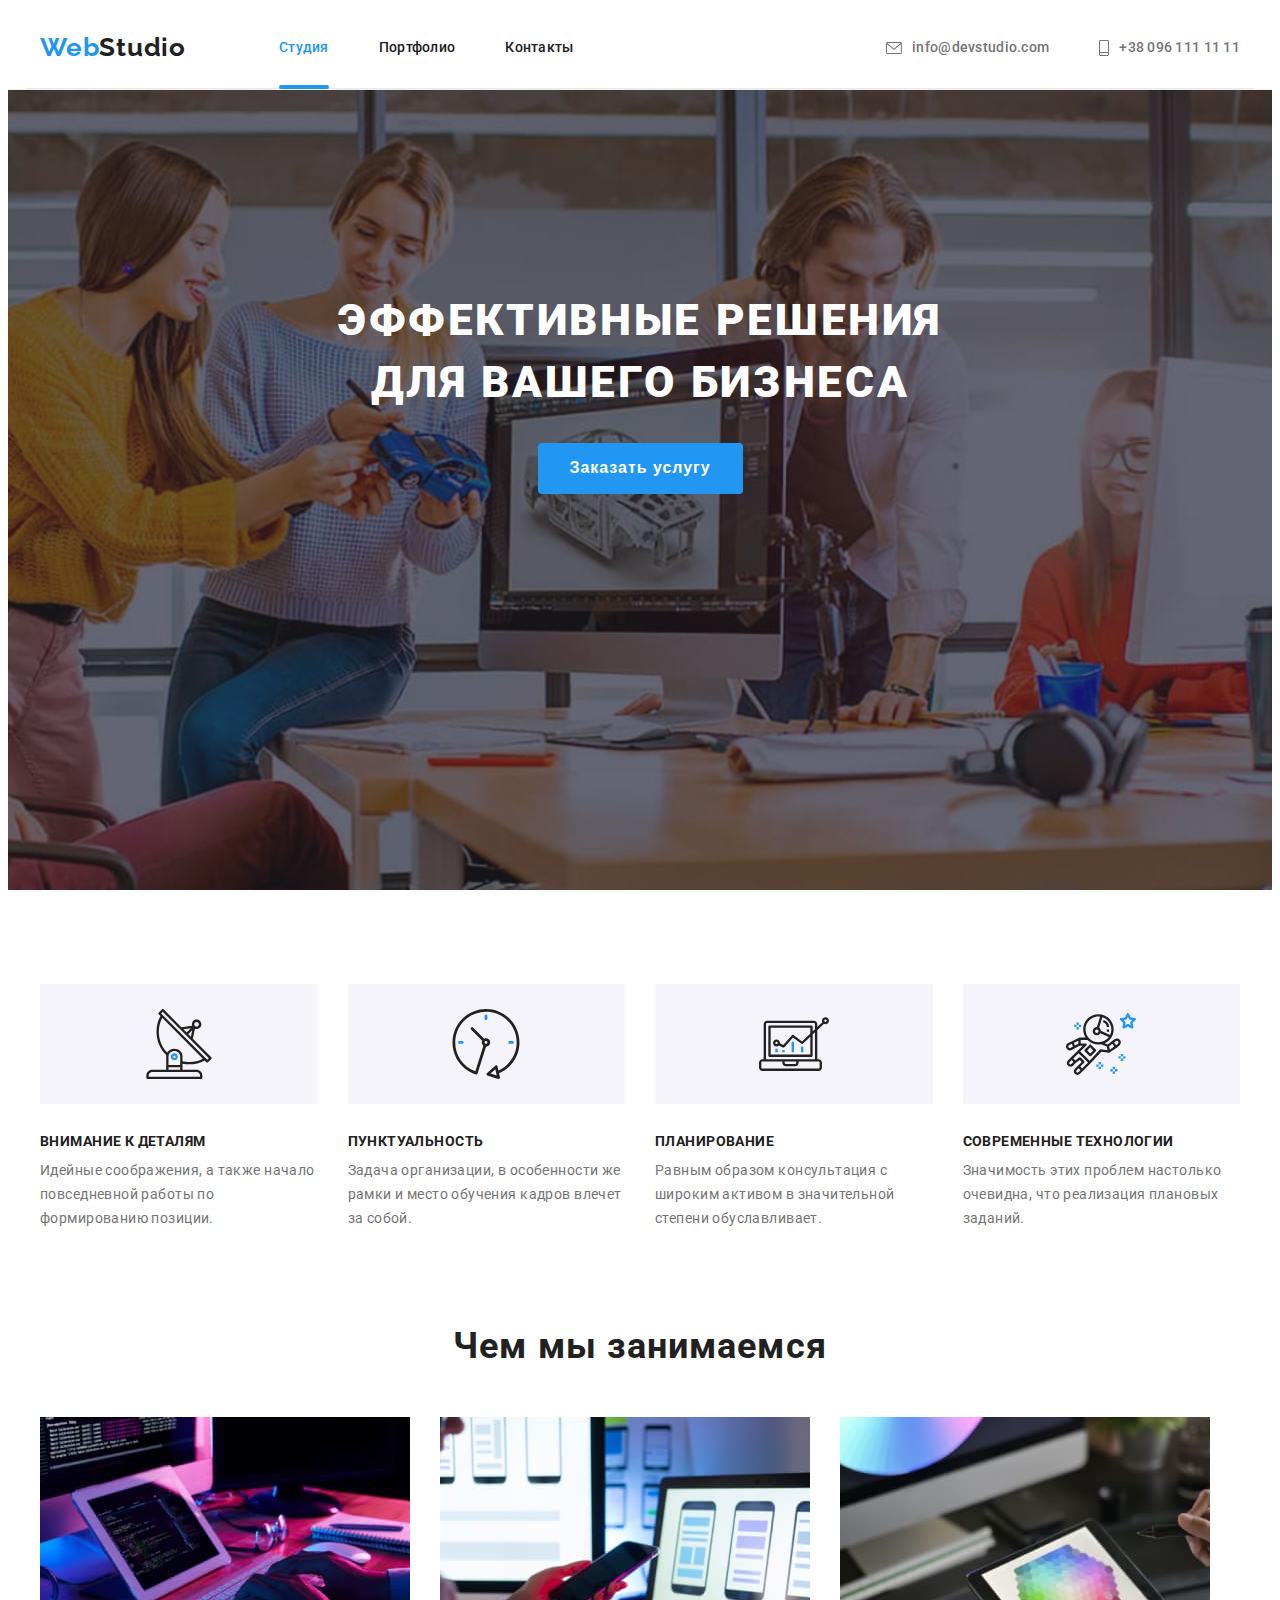
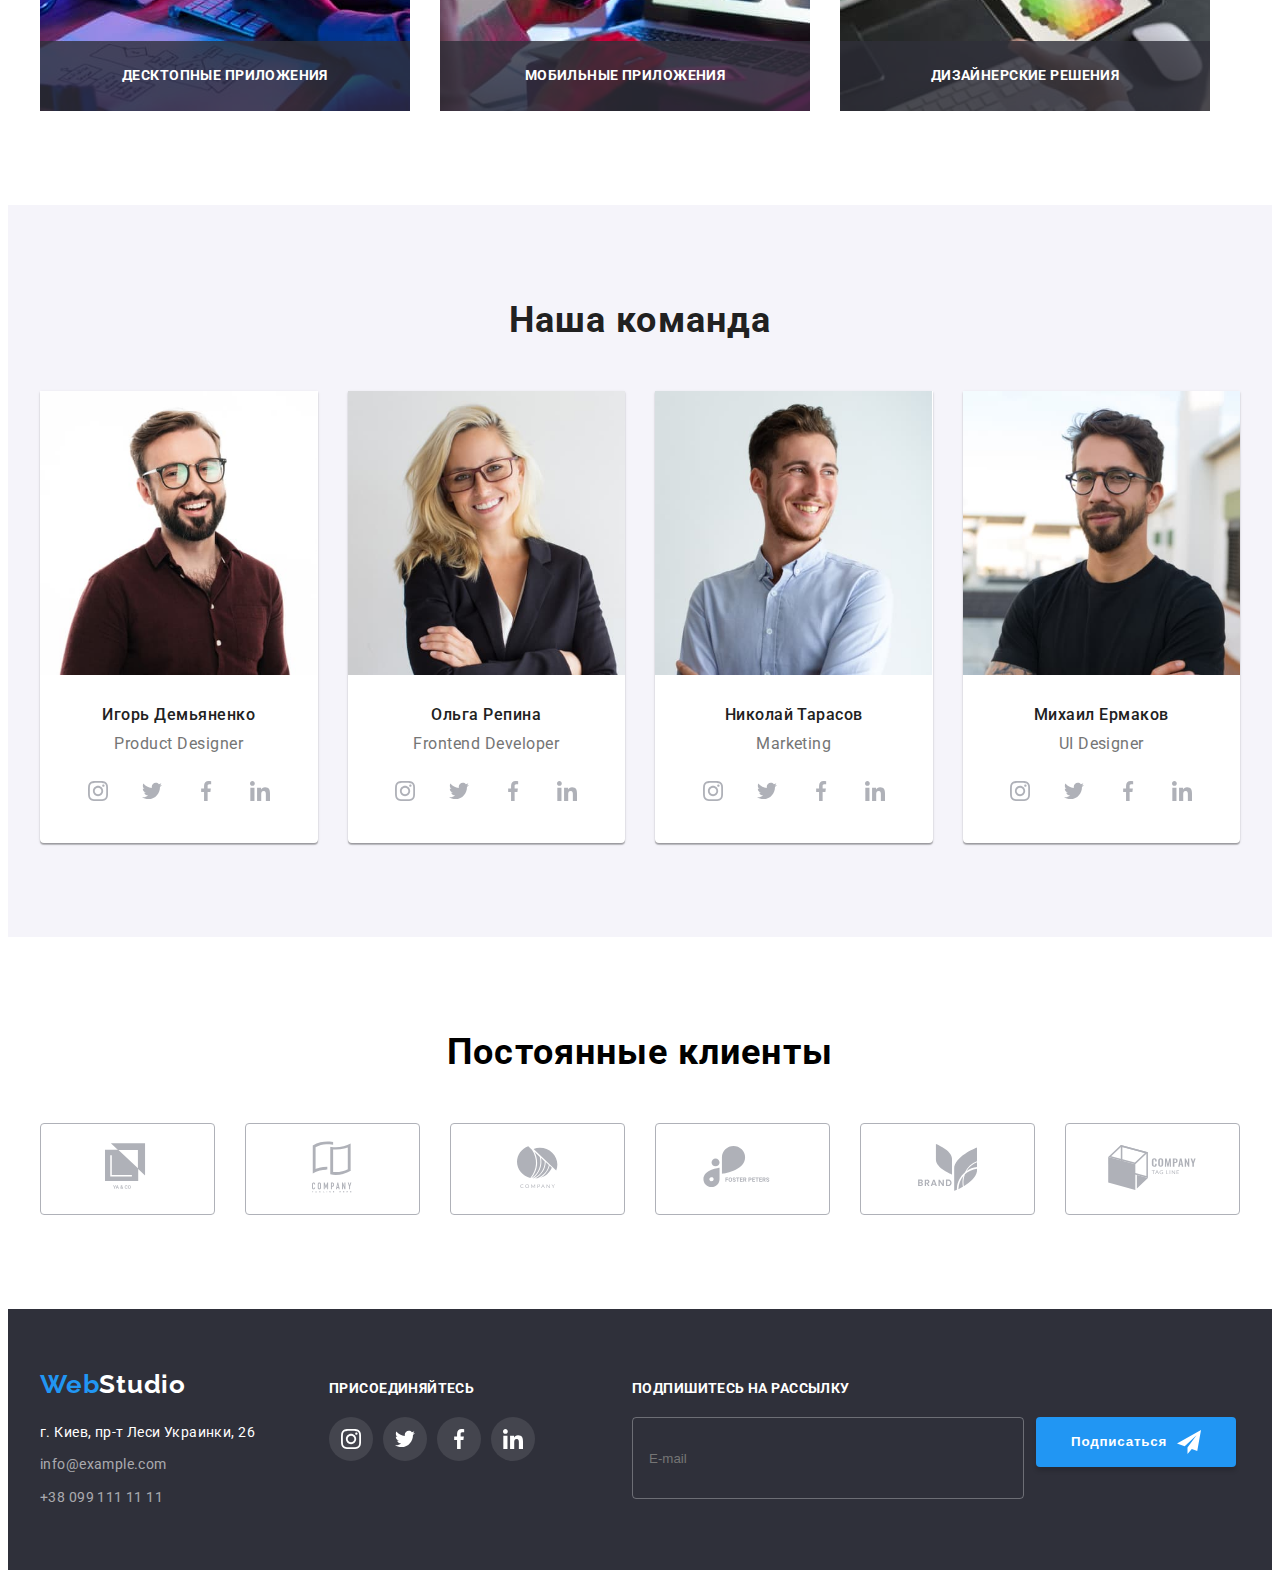
<file: index.html>
<!DOCTYPE html>
<html lang="ru">
<head>
    <meta charset="UTF-8">
    <meta name="viewport" content="width=device-width, initial-scale=1.0"/>
    <title>WebStudio</title>
    <link rel="stylesheet" href="https://cdnjs.cloudflare.com/ajax/libs/modern-normalize/1.0.0/modern-normalize.min.css"
      integrity="sha512-ISS7cAi1PEhQ8jnbJpJZMd29NlhNj4AWYyLOSp2CE/CsHxTCu+r+t0D2yoJudVrd0/8fTVPUVDzY5Tvli75u/g=="
      crossorigin="anonymous">
    <link rel="preconnect" href="https://fonts.gstatic.com">
    <link href="https://fonts.googleapis.com/css2?family=Raleway:wght@700&family=Roboto:wght@400;500;700;900&display=swap" rel="stylesheet">
    <link rel="stylesheet" href="./css/main.min.css">
</head>
<body>
    <header class="header">
        <div class="container header">
            <nav class="site-nav">
                <a href="#" class="site-nav__logo"><span class="site-nav__logo-initial">Web</span>Studio</a>
                <ul class="site-nav site-nav--list">
                    <li class="site-nav__item"><a href="#" class="site-nav__link site-nav__link--current">Студия</a></li>
                    <li class="site-nav__item"><a href="./portfolio.html" class="site-nav__link">Портфолио</a></li>
                    <li class="site-nav__item"><a href="#" class="site-nav__link">Контакты</a></li>
                </ul>
            </nav>
            <ul class="contacts">
                <li class="contacts__item">
                    <a href="mailto:info@devstudio.com" class="contacts__link">
                    <svg class="contacts__icon-envelop">
                        <use href="./images/webstudio-icon.svg#icon-envelope">
                        </use>
                    </svg>info@devstudio.com</a>
                </li>
                <li class="contacts__item">
                    <a href="tel:+380961111111" class="contacts__link">
                        <svg class="contacts__icon-smartphone">
                            <use href="./images/webstudio-icon.svg#icon-smartphone">
                            </use>
                        </svg>+38 096 111 11 11</a>
                    </li>
            </ul>
            <button type="button" class="menu__button-open js-open-menu">
                <svg 
                    width="40" 
                    height="40" 
                    aria-label="Переключатель мобильного меню">
                    <use class="icon-menu" href="./images/webstudio-icon.svg#icon-menu" ></use>
                </svg>
            </button>
        </div>
    </header>

    <main>
<!-- hero -->
    <section class="section-hero">
        <div class="container">
            <h1 class="section-hero__title">Эффективные решения <br /> для вашего бизнеса</h1>
            <button type="submit" class="btn" data-modal-open>Заказать услугу</button>
        </div>
    </section>

<!-- specialites -->
    <section class="specialites">
        <div class="container">
            <h2 class="visually-hidden">Особенности</h2>
            <ul class="specialites__list">
                <li class="specialites__item">
                    <div class="specialites__box">
                        <svg class="specialites__icon">
                        <use href="./images/webstudio-icon.svg#icon-antenna"></use>
                        </svg>
                    </div>
                    <h3 class="specialites__title">Внимание к деталям</h3>
                    <p class="specialites__text">Идейные соображения, а также
                            начало повседневной работы по
                            формированию позиции.
                    </p>
                </li>
                <li class="specialites__item">
                    <div class="specialites__box">
                        <svg class="specialites__icon">
                            <use href="./images/webstudio-icon.svg#icon-clock"></use>
                        </svg>
                    </div>
                    <h3 class="specialites__title">Пунктуальность</h3>
                    <p class="specialites__text">Задача организации, в особенности
                            же рамки и место обучения кадров
                            влечет за собой.
                    </p>
                </li>
                <li class="specialites__item">
                    <div class="specialites__box">
                        <svg class="specialites__icon">
                            <use href="./images/webstudio-icon.svg#icon-diagram"></use>
                        </svg>
                    </div>
                    <h3 class="specialites__title">Планирование</h3>
                    <p class="specialites__text">Равным образом консультация с
                            широким активом в значительной
                            степени обуславливает.
                    </p>
                </li>
                <li class="specialites__item">
                    <div class="specialites__box">
                        <svg class="specialites__icon">
                            <use href="./images/webstudio-icon.svg#icon-astronaut"></use>
                         </svg>
                    </div>
                    <h3 class="specialites__title">Современные технологии</h3>
                    <p class="specialites__text">Значимость этих проблем настолько
                            очевидна, что реализация плановых
                            заданий.
                    </p>
                </li>
            </ul>
        </div>
    </section>
<!--our work  -->
    <section class="work">
        <div class="container">       
            <h2 class="work__title">Чем мы занимаемся</h2>
            <ul class="work__list">
                <li class="work__item">
                    <a href="">
                        <div class="work__thumb">
                            <img srcset="./images/work/desktop@1x.jpg 1x,
                            ./images/work/desktop@2x.jpg 2x"
                            src="./images/work/desktop@1x.jpg" 
                            alt="Разработка приложений для ПК" width="370" height="294">
                            <p class="work__discrition">Десктопные приложения</p>
                        </div>
                    </a>
                </li>
                <li class="work__item">
                    <a href="">
                        <div class="work__thumb">
                            <img srcset="./images/work/mobileapp@1x.jpg 1x,
                            ./images/work/mobileapp@2x.jpg 2x"
                            src="./images/work/mobileapp@1x.jpg" 
                            alt="Разработка мобильных приложений" width="370" height="294">
                            <p class="work__discrition">Мобильные приложения</p>
                        </div>
                    </a>
                </li>
                <li class="work__item">
                    <a href="">
                        <div class="work__thumb">
                            <img srcset="./images/work/desin@1x.jpg 1x,
                            ./images/work/desin@2x.jpg 2x"
                            src="./images/work/desin@1x.jpg" 
                            alt="Дизайн" width="370" height="294">
                            <p class="work__discrition">Дизайнерские решения</p>
                        </div>
                    </a>
                </li>
            </ul>
        </div>
    </section>
<!-- our team -->
    <section class="team">
        <div class="container">
            <h2 class="team__title">Наша команда</h2>
            <ul class="team__list">
                <li class="team__item">
                    <img srcset="./images/igor/igor.jpg 1x,
                    ./images/igor/igor@2x.jpg 2x"
                    src="./images/igor/igor.jpg"
                    alt="Игорь Демьяненко">
                    <h3 class="team__name">Игорь Демьяненко</h3>
                    <p class="team__position">Product Designer</p>
                    <ul class="social">
                        <li class="social__item">
                            <a href="#" class="social__link">
                                <svg class="social__icon">
                                    <use href="./images/webstudio-icon.svg#icon-instagram"></use>
                                </svg>
                                <span class="visually-hidden">Instagrm</span>
                            </a>
                        </li>
                        <li class="social__item">
                            <a href="#" class="social__link">
                                <svg class="social__icon">
                                    <use href="./images/webstudio-icon.svg#icon-twitter"></use>
                                </svg>
                                <span class="visually-hidden">Twitter</span>
                            </a>
                        </li>
                        <li class="social__item">
                            <a href="#" class="social__link">
                                <svg class="social__icon">
                                    <use href="./images/webstudio-icon.svg#icon-facebook"></use>
                                </svg>
                                <span class="visually-hidden">Facebook</span>
                            </a>
                        </li>
                        <li class="social__item">
                            <a href="#" class="social__link">
                                <svg class="social__icon">
                                    <use href="./images/webstudio-icon.svg#icon-linkiden"></use>
                                </svg>
                                <span class="visually-hidden">Linkideen</span>
                            </a>
                        </li>
                    </ul>
                </li>
                <li class="team__item">
                    <img srcset="./images/olga/olga.jpg 1x,
                    ./images/olga/olga@2x.jpg 2x"
                    src="./images/olga/olga.jpg"
                    alt="Ольга Репина">
                    <h3 class="team__name">Ольга Репина</h3>
                    <p class="team__position">Frontend Developer</p>
                    <ul class="social">
                        <li class="social__item">
                            <a href="#" class="social__link">
                                <svg class="social__icon">
                                    <use href="./images/webstudio-icon.svg#icon-instagram"></use>
                                </svg>
                                <span class="visually-hidden">Instagrm</span>
                            </a>
                        </li>
                        <li class="social__item">
                            <a href="#" class="social__link">
                                <svg class="social__icon">
                                    <use href="./images/webstudio-icon.svg#icon-twitter"></use>
                                </svg>
                                <span class="visually-hidden">Twitter</span>
                            </a>
                        </li>
                        <li class="social__item">
                            <a href="#" class="social__link">
                                <svg class="social__icon">
                                    <use href="./images/webstudio-icon.svg#icon-facebook"></use>
                                </svg>
                                <span class="visually-hidden">Facebook</span>
                            </a>
                        </li>
                        <li class="social__item">
                            <a href="#" class="social__link">
                                <svg class="social__icon">
                                    <use href="./images/webstudio-icon.svg#icon-linkiden"></use>
                                </svg>
                                <span class="visually-hidden">Linkideen</span>
                            </a>
                        </li>
                    </ul>
                </li>
                <li class="team__item">
                    <img srcset="./images/nikolay/nikolay.jpg 1x,
                    ./images/nikolay/nikolay@2x.jpg 2x"
                    src="./images/nikolay/nikolay.jpg"
                    alt="Николай Тарасов">
                    <h3 class="team__name">Николай Тарасов</h3>
                    <p class="team__position">Marketing</p>
                    <ul class="social">
                        <li class="social__item">
                            <a href="#" class="social__link">
                                <svg class="social__icon">
                                    <use href="./images/webstudio-icon.svg#icon-instagram"></use>
                                </svg>
                                <span class="visually-hidden">Instagrm</span>
                            </a>
                        </li>
                        <li class="social__item">
                            <a href="#" class="social__link">
                                <svg class="social__icon">
                                    <use href="./images/webstudio-icon.svg#icon-twitter"></use>
                                </svg>
                                <span class="visually-hidden">Twitter</span>
                            </a>
                        </li>
                        <li class="social__item">
                            <a href="#" class="social__link">
                                <svg class="social__icon">
                                    <use href="./images/webstudio-icon.svg#icon-facebook"></use>
                                </svg>
                                <span class="visually-hidden">Facebook</span>
                            </a>
                        </li>
                        <li class="social__item">
                            <a href="#" class="social__link">
                                <svg class="social__icon">
                                    <use href="./images/webstudio-icon.svg#icon-linkiden"></use>
                                </svg>
                                <span class="visually-hidden">Linkideen</span>
                            </a>
                        </li>
                    </ul>
                </li>
                <li class="team__item">
                    <img srcset="./images/mikhail/mikhail.jpg 1x,
                    ./images/mikhail/mikhail@2x.jpg 2x"
                    src="./images/mikhail/mikhail.jpg"
                    alt="Михаил Ермаков">
                    <h3 class="team__name">Михаил Ермаков</h3>
                    <p class="team__position">UI Designer</p>
                    <ul class="social">
                        <li class="social__item">
                            <a href="#" class="social__link">
                                <svg class="social__icon">
                                    <use href="./images/webstudio-icon.svg#icon-instagram"></use>
                                </svg>
                                <span class="visually-hidden">Instagrm</span>
                            </a>
                        </li>
                        <li class="social__item">
                            <a href="#" class="social__link">
                                <svg class="social__icon">
                                    <use href="./images/webstudio-icon.svg#icon-twitter"></use>
                                </svg>
                                <span class="visually-hidden">Twitter</span>
                            </a>
                        </li>
                        <li class="social__item">
                            <a href="#" class="social__link">
                                <svg class="social__icon">
                                    <use href="./images/webstudio-icon.svg#icon-facebook"></use>
                                </svg>
                                <span class="visually-hidden">Facebook</span>
                            </a>
                        </li>
                        <li class="social__item">
                            <a href="#" class="social__link">
                                <svg class="social__icon">
                                    <use href="./images/webstudio-icon.svg#icon-linkiden"></use>
                                </svg>
                                <span class="visually-hidden">Linkideen</span>
                            </a>
                        </li>
                    </ul>
                </li>
            </ul>
        </div>
    </section>
<!-- regular customers -->
    <section class="customers">
        <div class="container">
            <h2 class="customers__title">Постоянные клиенты</h2>
            <ul class="customers__list">
                <li class="customers__item">
                    <a href="#" class="customers__link">
                        <div>
                            <svg class="customers__company1" width="44.27" height="49.23">
                            <use href="./images/webstudio-icon.svg#icon-company1"></use>
                            </svg>
                            <span class="visually-hidden">Company1</span>
                        </div>
                    </a>
                </li>
                <li class="customers__item">
                    <a href="#" class="customers__link">
                        <div>
                            <svg class="customers__company2" width="40" height="52">
                                <use href="./images/webstudio-icon.svg#icon-company2"></use>
                            </svg>
                            <span class="visually-hidden">Company2</span>
                        </div>
                    </a>
                </li>
                <li class="customers__item">
                    <a href="#" class="customers__link">
                        <div>
                            <svg class="customers__company3" width="41" height="42.6">
                                <use href="./images/webstudio-icon.svg#icon-company3"></use>
                            </svg>
                            <span class="visually-hidden">Company3</span>
                        </div>
                    </a>
                </li>
                <li class="customers__item">
                    <a href="#" class="customers__link">
                        <div>
                            <svg class="customers__company4" width="79.66" height="42.02">
                                <use href="./images/webstudio-icon.svg#icon-company4"></use>
                            </svg>
                            <span class="visually-hidden">Company4</span>
                        </div>
                    </a>
                </li>
                <li class="customers__item">
                    <a href="#" class="customers__link">
                        <div>
                            <svg class="customers__company5" width="59" height="47">
                                <use href="./images/webstudio-icon.svg#icon-company5"></use>
                            </svg>
                            <span class="visually-hidden">Company5</span>
                        </div>
                    </a>
                </li>
                <li class="customers__item">
                    <a href="#" class="customers__link">
                        <div>
                            <svg class="customers__company6" width="88.48" height="45.44">
                                <use href="./images/webstudio-icon.svg#icon-company6"></use>
                            </svg>
                            <span class="visually-hidden">Company6</span>
                        </div>
                    </a>
                </li>
            </ul>
        </div>
    </section>
  
    </main>
    <footer class="footer">
        <div class="container">
            <div class="footer-address">
                <a href="#" class="footer-address__logo"><span class="footer-address__logo-initial">Web</span><span class="footer-address__logo-second">Studio</span></a>
                <address class="address">
                    <a href="#" class="address__contac">г. Киев, пр-т Леси Украинки, 26</a>
                    <a href="mailto:info@example.com" class="address__connection">info@example.com</a>
                    <a href="tel:+380991111111" class="address__connection">+38 099 111 11 11</a>
                </address>
            </div>
            <div class="footer-link">
                <h3 class="footer-link__title">Присоединяйтесь</h3>
                <ul class="footer-link__list">
                    <li class="footer-link__item">
                        <a href="" class="footer-link__ref">
                            <svg class="footer-link__icon">
                                <use href="./images/webstudio-icon.svg#icon-instagram"></use>
                            </svg>
                            <span class="visually-hidden">Instagrm</span>
                        </a>
                    </li>
                    <li class="footer-link__item">
                        <a href="" class="footer-link__ref">
                            <svg class="footer-link__icon">
                                <use href="./images/webstudio-icon.svg#icon-twitter"></use>
                            </svg>
                            <span class="visually-hidden">Twitter</span>
                        </a>
                    </li>
                    <li class="footer-link__item">
                        <a href="" class="footer-link__ref">
                            <svg class="footer-link__icon">
                                <use href="./images/webstudio-icon.svg#icon-facebook"></use>
                            </svg>
                            <span class="visually-hidden">Facebook</span>
                        </a>
                    </li>
                    <li class="footer-link__item">
                        <a href="" class="footer-link__ref">
                            <svg class="footer-link__icon">
                                <use href="./images/webstudio-icon.svg#icon-linkiden"></use>
                            </svg>
                            <span class="visually-hidden">Linkideen</span>
                        </a>
                    </li>
                </ul>
            </div>
            <div class="footer-invite">
                <h3 class="footer-invite__title">Подпишитесь на рассылку</h3>
               <form class="footer-invite__form">
                   <label for="mail" class="footer-invite__label">
                        <input type="email" name="mail" id="mail" placeholder="E-mail" class="footer-invite__mail">
                    </label>
                   <button type="submit" class="footer-invite__btn">Подписаться 
                       <svg width="24" height="24" class="footer-invite__icon">
                           <use href="./images/webstudio-icon.svg#icon-send"></use>
                       </svg>
                   </button>
               </form> 
            </div>
        </div>
    </footer>

    <!-- modal window -->
    <div class="backdrop backdrop--hidden" data-modal>
        <div class="modal">
            <button class="modal__btn" data-modal-close>
                <svg width="11" height="11">
                    <use href="./images/webstudio-icon.svg#icon-close"></use>
                </svg>
            </button>
            <form class="form">
                <p class="form__title">Оставьте свои данные, мы вам перезвоним</p>
                <div class="form__field">
                    <label for="name" class="form__label">Имя</label>
                    <div class="form__wrapper">
                        <input type="name" name="name" id="name" class="form__input">
                        <svg width="18" height="18" class="form__icon">
                            <use href="./images/webstudio-icon.svg#icon-person"></use>
                        </svg>
                    </div>
                </div>

                <div class="form__field">
                    <label for="phone" class="form__label">Телефон</label>
                    <div class="form__wrapper">
                        <input type="phone" name="phone" id="phone" class="form__input">
                        <svg width="18" height="18" class="form__icon">
                        <use href="./images/webstudio-icon.svg#icon-phone"></use>
                        </svg>
                    </div>
                </div>

                <div class="form__field">
                    <label for="email" class="form__label">Почта</label>
                    <div class="form__wrapper">
                        <input type="email" name="email" id="email" class="form__input">
                        <svg width="18" height="18" class="form__icon">
                        <use href="./images/webstudio-icon.svg#icon-email"></use>
                        </svg>
                    </div>
                </div>

                <div class="form__field">
                    <label for="comment" class="form__label">Комментарий</label>
                    <textarea
                        class="form__textarea" name="comment" id="comment" placeholder="Введите текст"></textarea>
                </div>
                <div class="checkbox">
                    <label for="checkbox" class="checkbox__label">
                        <input class="checkbox__status visually-hidden" type="checkbox" name="checkbox" id="checkbox">
                        <svg width="16" height="15" class="checkbox__icon">
                        <use href="./images/webstudio-icon.svg#icon-check" class="checkbox__use"></use>
                        </svg>
                        <span class="checkbox__text">Соглашаюсь с рассылкой и принимаю</span>&nbsp;<a href="" class="checkbox__link">Условия договора</a>
                    </label>
                    <button type="submit" class="checkbox-btn">Отправить</button>
                </div>
            </form>
        </div>
    </div>
    <!-- mobile-menu -->
    <div class="menu-container js-menu-container">
        <button type="button" class="menu__button-close js-close-menu">
            <svg width="40" height="40" aria-label="Переключатель мобильного меню">
                <use class="icon-cross" href="./images/webstudio-icon.svg#icon-cross"></use>
            </svg>
        </button>
        <!-- <div class="mobile-menu">
            <a href="#" class="mobile-menu__logo"><span class="mobile-menu__logo-initial">Web</span>Studio</a>
        </div> -->
        <ul class="mobile-site-nav">
            <li class="mobile-site-nav__item">
                <a href="#" class="mobile-site-nav__link--current">Студия</a>
            </li>
            <li class="mobile-site-nav__item">
                <a href="./portfolio.html" class="mobile-site-nav__link">Портфолио</a>
            </li>
            <li class="mobile-site-nav__item">
                <a href="#" class="mobile-site-nav__link">Контакты</a>
            </li>
        </ul>
        <ul class="mobile-contacts">
            <li class="mobile-contacts__item">
                <a href="tel:+380961111111" class="mobile-contacts__link--tel">
                    +38 096 111 11 11
                </a>
            </li>
            <li class="mobile-contacts__item">
                <a href="mailto:info@devstudio.com" class="mobile-contacts__link">
                    info@devstudio.com
                </a>
            </li>
        </ul>
        <ul class="mobile-social">
            <li class="mobile-social__item">
                <a class="mobile-social__link mobile-contacts__link--line">
                    Instagram
                </a>
            </li>
            <li class="mobile-social__item">
                <a class="mobile-social__link mobile-contacts__link--line">
                    Twitter
                </a>
            </li>
            <li class="mobile-social__item">
                <a class="mobile-social__link mobile-contacts__link--line">
                    Facebook
                </a>
            </li>
            <li class="mobile-social__item">
                <a class="mobile-social__link">
                    LinkedIn
                </a>
            </li>
    </ul>
    </div>    

    <script src="./js/modal.js"></script>
    <script src="./js/menu.js"></script>
</body>
</html>
</file>
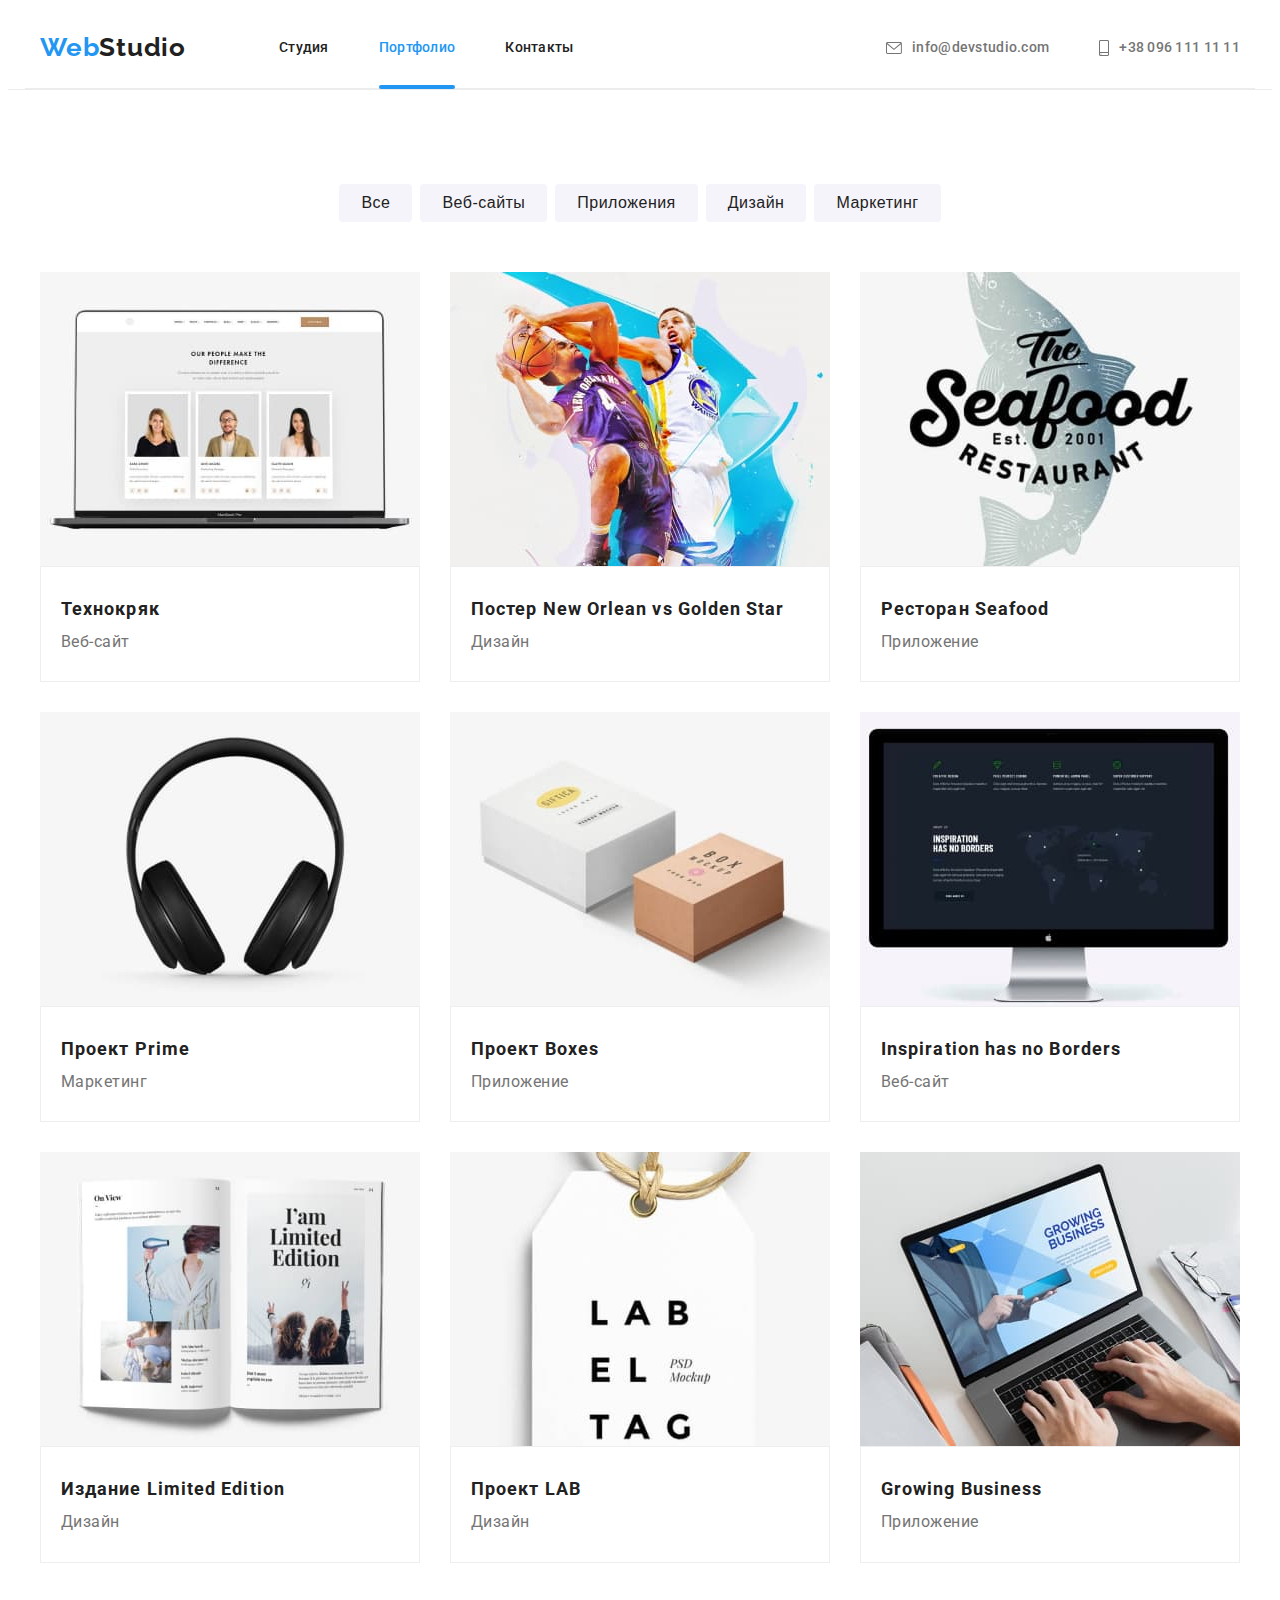
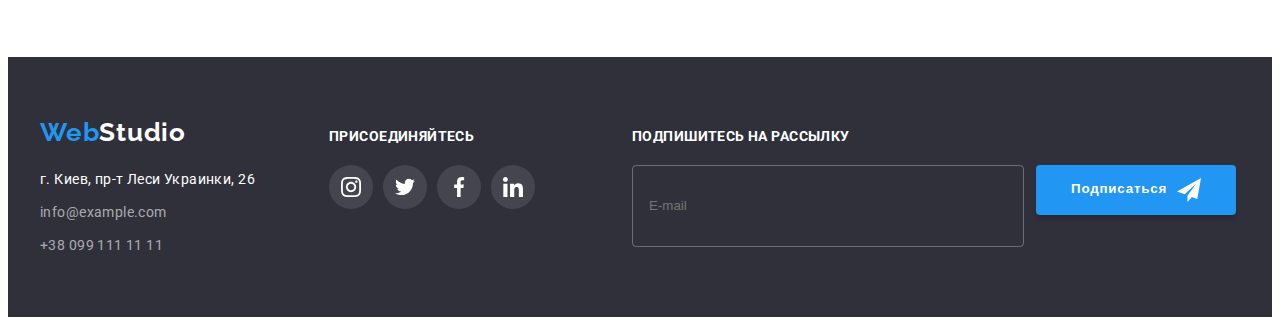
<file: portfolio.html>
<!DOCTYPE html>
<html lang="ru">
<head>
    <meta charset="UTF-8">
    <meta name="viewport" content="width=device-width, initial-scale=1.0"/>
    <title>Portfolio</title>
    <link rel="stylesheet" href="https://cdnjs.cloudflare.com/ajax/libs/modern-normalize/1.0.0/modern-normalize.min.css"
        integrity="sha512-ISS7cAi1PEhQ8jnbJpJZMd29NlhNj4AWYyLOSp2CE/CsHxTCu+r+t0D2yoJudVrd0/8fTVPUVDzY5Tvli75u/g=="
        crossorigin="anonymous">
    <link rel="preconnect" href="https://fonts.gstatic.com">
    <link href="https://fonts.googleapis.com/css2?family=Raleway:wght@700&family=Roboto:wght@400;500;700;900&display=swap" rel="stylesheet">
    <link rel="stylesheet" href="./css/main.min.css">
</head>
<body>
    <header class="header">
        <div class="container header">
                <nav class="site-nav">
                    <a href="./index.html" class="site-nav__logo"><span class="site-nav__logo-initial">Web</span>Studio</a>
                    <ul class="site-nav site-nav--list">
                        <li class="site-nav__item"><a href="./index.html" class="site-nav__link">Студия</a></li>
                        <li class="site-nav__item"><a href="#" class="site-nav__link site-nav__link--current">Портфолио</a></li>
                        <li class="site-nav__item"><a href="#" class="site-nav__link">Контакты</a></li>
                    </ul>
                </nav>
                <ul class="contacts">
                    <li class="contacts__item">
                        <a href="mailto:info@devstudio.com" class="contacts__link">
                            <svg class="contacts__icon-envelop">
                                <use href="./images/webstudio-icon.svg#icon-envelope">
                                </use>
                            </svg>info@devstudio.com</a>
                    </li>
                    <li class="contacts__item">
                        <a href="tel:+380961111111" class="contacts__link">
                            <svg class="contacts__icon-smartphone">
                                <use href="./images/webstudio-icon.svg#icon-smartphone">
                                </use>
                            </svg>+38 096 111 11 11</a>
                    </li>
                </ul>
            <button type="button" class="menu__button-open js-open-menu">
                <svg width="40" height="40" aria-label="Переключатель мобильного меню">
                    <use class="icon-menu" href="./images/webstudio-icon.svg#icon-menu"></use>
                </svg>
            </button>
        </div>
    </header>

    <main>
        <section class="example">
            <div class="container">
                <h1 class="visually-hidden">Наши работы</h1>
                <ul class="filter-list">
                    <li class="filter-list__item">
                        <button type="button" class="filter-list__btn">Все</button>
                    </li>
                    <li class="filter-list__item">
                        <button type="button" class="filter-list__btn">Веб-сайты</button>
                    </li>
                    <li class="filter-list__item">
                        <button type="button" class="filter-list__btn">Приложения</button>
                    </li>
                    <li class="filter-list__item">
                        <button type="button" class="filter-list__btn">Дизайн</button>
                    </li>
                    <li class="filter-list__item">
                        <button type="button" class="filter-list__btn">Маркетинг</button>
                    </li>
                </ul>
                <ul class="card-list">
                    <li class="card-list__item">
                        <a href="#" class="card-list__link">
                            <div class="card-list__thumb">
                                <img class="card-list__img" 
                                srcset="./images/technocryak/technocryak@1x.jpg 1x,
                                ./images/technocryak/technocryak@2x.jpg 2x"
                                src="./images/technocryak/technocryak@1x.jpg" 
                                alt="Технокряк" width="370">
                                <p class="card-list__text">Технокряк это современная площадка распространения коронавируса. 
                                    Компании используют эту платформу для цифрового
                                    шпионажа и атак на защищённые сервера конкурентов.
                                </p>
                            </div>
                            <div class="description">
                                <h2 class="description__item">Технокряк</h2>
                                 <p class="description__text">Веб-сайт</p>
                            </div>
                        </a>
                    </li>
                    <li class="card-list__item">
                        <a href="#" class="card-list__link">
                            <div class="card-list__thumb">
                                <img class="card-list__img" srcset="./images/poster/poster@1x.jpg 1x, 
                                ./images/poster/poster@2x.jpg 2x"
                                src="./images/poster/poster@1x.jpg"
                                alt="Постер New Orlean vs Golden Star" width="370">
                                <p class="card-list__text">Технокряк это современная площадка распространения коронавируса.
                                    Компании используют эту платформу для цифрового
                                    шпионажа и атак на защищённые сервера конкурентов.
                                </p>
                            </div>
                            <div class="description">
                                <h2 class="description__item">Постер New Orlean vs Golden Star</h2>
                                <p class="description__text">Дизайн</p>
                            </div>
                        </a>
                    </li>
                    <li class="card-list__item">
                        <a href="#" class="card-list__link">
                            <div class="card-list__thumb">
                                <img class="card-list__img" srcset="./images/restaurant/restaurant@1x.jpg 1x,
                                ./images/restaurant/restaurant@2x.jpg 2x"
                                src="./images/restaurant/restaurant@1x.jpg" 
                                alt="Ресторан Seafood" width="370">
                                <p class="card-list__text">Технокряк это современная площадка распространения коронавируса.
                                    Компании используют эту платформу для цифрового
                                    шпионажа и атак на защищённые сервера конкурентов.
                                </p>
                            </div>
                            <div class="description">
                                <h2 class="description__item">Ресторан Seafood</h2>
                                <p class="description__text">Приложение</p>
                            </div>
                        </a>
                    </li>
                    <li class="card-list__item">
                        <a href="#" class="card-list__link">
                            <div class="card-list__thumb">
                                <img class="card-list__img" srcset="./images/prime/prime@1x.jpg 1x,
                                ./images/prime/prime@2x.jpg 2x"
                                src="./images/prime/prime@1x.jpg" 
                                alt="Проект Prime" width="370">
                                <p class="card-list__text">Технокряк это современная площадка распространения коронавируса.
                                    Компании используют эту платформу для цифрового
                                    шпионажа и атак на защищённые сервера конкурентов.
                                </p>
                            </div>
                            <div class="description">
                                <h2 class="description__item">Проект Prime</h2>
                                <p class="description__text">Маркетинг</p>
                            </div>
                        </a>
                    </li>
                    <li class="card-list__item">
                        <a href="#" class="card-list__link">
                            <div class="card-list__thumb">
                                <img class="card-list__img" srcset="./images/boxes/boxes@1x.jpg 1x,
                                ./images/boxes/boxes@2x.jpg 2x"
                                src="./images/boxes/boxes@1x.jpg" 
                                alt="Проект Boxes" width="370">
                                <p class="card-list__text">Технокряк это современная площадка распространения коронавируса.
                                    Компании используют эту платформу для цифрового
                                    шпионажа и атак на защищённые сервера конкурентов.
                                </p>
                            </div>
                            <div class="description">
                                <h2 class="description__item">Проект Boxes</h2>
                                <p class="description__text">Приложение</p>
                            </div>
                        </a>
                    </li>
                    <li class="card-list__item">
                        <a href="#" class="card-list__link">
                            <div class="card-list__thumb">
                                <img class="card-list__img" srcset="./images/inspiration/inspiration@1x.jpg 1x,
                                ./images/inspiration/inspiration@2x.jpg 2x"
                                src="./images/inspiration/inspiration@1x.jpg" 
                                alt="Inspiration has no Borders" width="370">
                                <p class="card-list__text">Технокряк это современная площадка распространения коронавируса.
                                    Компании используют эту платформу для цифрового
                                    шпионажа и атак на защищённые сервера конкурентов.
                                </p>
                            </div>
                            <div class="description">
                                <h2 class="description__item">Inspiration has no Borders</h2>
                                <p class="description__text">Веб-сайт</p>
                            </div>
                        </a>
                    </li>
                    <li class="card-list__item">
                        <a href="#" class="card-list__link">
                            <div class="card-list__thumb">
                                <img class="card-list__img" srcset="./images/edition/edition@1x.jpg 1x,
                                ./images/edition/edition@2x.jpg 2x"
                                src="./images/edition/edition@1x.jpg" 
                                alt="Издание Limited Edition" width="370">
                                <p class="card-list__text">Технокряк это современная площадка распространения коронавируса.
                                    Компании используют эту платформу для цифрового
                                    шпионажа и атак на защищённые сервера конкурентов.
                                </p>
                            </div>
                            <div class="description">
                                <h2 class="description__item">Издание Limited Edition</h2>
                                <p class="description__text">Дизайн</p>
                            </div>
                        </a>
                    </li>
                    <li class="card-list__item">
                        <a href="#" class="card-list__link">
                            <div class="card-list__thumb">
                                <img class="card-list__img" srcset="./images/lab/lab@1x.jpg 1x,
                                ./images/lab/lab@2x.jpg 2x"
                                src="./images/lab/lab@1x.jpg" 
                                alt="Проект LAB" width="370">
                                <p class="card-list__text">Технокряк это современная площадка распространения коронавируса.
                                    Компании используют эту платформу для цифрового
                                    шпионажа и атак на защищённые сервера конкурентов.
                                </p>
                            </div>
                            <div class="description">
                                <h2 class="description__item">Проект LAB</h2>
                                <p class="description__text">Дизайн</p>
                            </div>
                        </a>
                    </li>
                    <li class="card-list__item">
                        <a href="#" class="card-list__link">
                            <div class="card-list__thumb">
                                <img class="card-list__img" srcset="./images/business/business@1x.jpg 1x,
                                ./images/business/business@2x.jpg 2x"
                                src="./images/business/business@1x.jpg" 
                                alt="Growing Business" width="370">
                                <p class="card-list__text">Технокряк это современная площадка распространения коронавируса.
                                    Компании используют эту платформу для цифрового
                                    шпионажа и атак на защищённые сервера конкурентов.
                                </p>
                            </div>
                            <div class="description">
                                <h2 class="description__item">Growing Business</h2>
                                <p class="description__text">Приложение</p>
                            </div>
                        </a>
                    </li>
                </ul>
            </div>
        </section>

    </main>
    <footer class="footer">
        <div class="container">
            <div class="footer-address">
                <a href="#" class="footer-address__logo"><span class="footer-address__logo-initial">Web</span><span
                        class="footer-address__logo-second">Studio</span></a>
                <address class="address">
                    <a href="#" class="address__contac">г. Киев, пр-т Леси Украинки, 26</a>
                    <a href="mailto:info@example.com" class="address__connection">info@example.com</a>
                    <a href="tel:+380991111111" class="address__connection">+38 099 111 11 11</a>
                </address>
            </div>
            <div class="footer-link">
                <h3 class="footer-link__title">Присоединяйтесь</h3>
                <ul class="footer-link__list">
                    <li class="footer-link__item">
                        <a href="" class="footer-link__ref">
                            <svg class="footer-link__icon">
                                <use href="./images/webstudio-icon.svg#icon-instagram"></use>
                            </svg>
                            <span class="visually-hidden">Instagrm</span>
                        </a>
                    </li>
                    <li class="footer-link__item">
                        <a href="" class="footer-link__ref">
                            <svg class="footer-link__icon">
                                <use href="./images/webstudio-icon.svg#icon-twitter"></use>
                            </svg>
                            <span class="visually-hidden">Twitter</span>
                        </a>
                    </li>
                    <li class="footer-link__item">
                        <a href="" class="footer-link__ref">
                            <svg class="footer-link__icon">
                                <use href="./images/webstudio-icon.svg#icon-facebook"></use>
                            </svg>
                            <span class="visually-hidden">Facebook</span>
                        </a>
                    </li>
                    <li class="footer-link__item">
                        <a href="" class="footer-link__ref">
                            <svg class="footer-link__icon">
                                <use href="./images/webstudio-icon.svg#icon-linkiden"></use>
                            </svg>
                            <span class="visually-hidden">Linkideen</span>
                        </a>
                    </li>
                </ul>
            </div>
            <div class="footer-invite">
                <h3 class="footer-invite__title">Подпишитесь на рассылку</h3>
                <form class="footer-invite__form">
                    <label for="mail" class="footer-invite__label">
                        <input type="email" name="mail" id="mail" placeholder="E-mail" class="footer-invite__mail">
                    </label>
                    <button type="submit" class="footer-invite__btn">Подписаться
                        <svg width="24" height="24" class="footer-invite__icon">
                            <use href="./images/webstudio-icon.svg#icon-send"></use>
                        </svg>
                    </button>
                </form>
            </div>
        </div>
    </footer>

    <!-- mobile-menu -->
    <div class="menu-container js-menu-container">
        <button type="button" class="menu__button-close js-close-menu">
            <svg width="40" height="40" aria-label="Переключатель мобильного меню">
                <use class="icon-cross" href="./images/webstudio-icon.svg#icon-cross"></use>
            </svg>
        </button>
        <!-- <div class="mobile-menu">
            <a href="#" class="mobile-menu__logo"><span class="mobile-menu__logo-initial">Web</span>Studio</a>
        </div> -->
        <ul class="mobile-site-nav">
            <li class="mobile-site-nav__item">
                <a href="./index.html" class="mobile-site-nav__link">Студия</a>
            </li>
            <li class="mobile-site-nav__item">
                <a href="#" class="mobile-site-nav__link--current">Портфолио</a>
            </li>
            <li class="mobile-site-nav__item">
                <a href="#" class="mobile-site-nav__link">Контакты</a>
            </li>
        </ul>
        <ul class="mobile-contacts">
            <li class="mobile-contacts__item">
                <a href="tel:+380961111111" class="mobile-contacts__link--tel">
                    +38 096 111 11 11
                </a>
            </li>
            <li class="mobile-contacts__item">
                <a href="mailto:info@devstudio.com" class="mobile-contacts__link">
                    info@devstudio.com
                </a>
            </li>
        </ul>
        <ul class="mobile-social">
            <li class="mobile-social__item">
                <a class="mobile-social__link mobile-contacts__link--line">
                    Instagram
                </a>
            </li>
            <li class="mobile-social__item">
                <a class="mobile-social__link mobile-contacts__link--line">
                    Twitter
                </a>
            </li>
            <li class="mobile-social__item">
                <a class="mobile-social__link mobile-contacts__link--line">
                    Facebook
                </a>
            </li>
            <li class="mobile-social__item">
                <a class="mobile-social__link">
                    LinkedIn
                </a>
            </li>
        </ul>
    </div>

    <script src="./js/menu.js"></script>
</body>
</html>
</file>
<file: css/main.min.css>
:root{--primary-text-color: #212121;--text-title-color: #757575;--link-hover-color: #2196f3;--second-text-color: #ffffff;--border-color: #eeeeee;--btn-lb-color: #2196f3;--icon-color: #afb1b8;--icon-second-color: #ffffff;--card-list-color: #ffffff;--icon-bg-color: rgba(255, 255, 255, 0.1);--background-color: #f5f4fa;--footer-bg-color: #2f303a;--footer-link-color: rgba(255, 255, 255, 0.6);--main-font-family: 'Roboto', sans-serif;--logo-font-family: 'Raleway', sans-serif;--logo-font-size: 26px;--max-bold-font-weight: 900;--bold-font-weight: 700;--middle-font-weight: 500;--normal-font-weight: 400;--main-letter-spacing: 0.03em;--uppercase-text-transform: uppercase;--animation: 250ms cubic-bezier(0.4, 0, 0.2, 1)}body{background-color:#ffffff;font-family:var(--main-font-family)}ul{list-style:none}a{text-decoration:none}img{display:block;max-width:100%;height:auto}.visually-hidden{position:absolute;width:1px;height:1px;margin:-1px;border:0;padding:0;white-space:nowrap;-webkit-clip-path:inset(100%);clip-path:inset(100%);clip:rect(0 0 0 0);overflow:hidden}.container{padding-left:15px;padding-right:15px;margin-left:auto;margin-right:auto}@media screen and (min-width: 480px){.container{width:480px}}@media screen and (min-width: 768px){.container{width:768px}}@media screen and (min-width: 1200px){.container{width:1200px}}.header{position:relative;border-bottom-width:1px;border-bottom-color:#ececec;border-bottom-style:solid}@media screen and (min-width: 768px){.header{display:-webkit-box;display:-ms-flexbox;display:flex;-webkit-box-align:center;-ms-flex-align:center;align-items:center}}.site-nav__logo{color:var(--primary-text-color);font-family:var(--logo-font-family);font-weight:var(--bold-font-weight);font-size:24px;line-height:1.2;letter-spacing:var(--main-letter-spacing)}@media screen and (min-width: 1200px){.site-nav__logo{font-size:26px}}.site-nav__logo-initial{color:var(--link-hover-color);font-family:var(--logo-font-family);font-weight:var(--bold-font-weight);font-size:24px;line-height:1.2;letter-spacing:var(--main-letter-spacing)}@media screen and (min-width: 1200px){.site-nav__logo-initial{font-size:26px}}.site-nav{display:-webkit-inline-box;display:-ms-inline-flexbox;display:inline-flex}@media screen and (max-width: 767px){.site-nav{margin-top:16px;margin-bottom:16px}}@media screen and (min-width: 768px){.site-nav{display:-webkit-box;display:-ms-flexbox;display:flex;-webkit-box-align:center;-ms-flex-align:center;align-items:center}}.site-nav--list{margin-top:0;margin-bottom:0;margin-left:93px;padding-left:0}@media screen and (max-width: 767px){.site-nav--list{display:none}}.site-nav__item:not(:last-child){margin-right:50px}.site-nav__link{padding-top:32px;padding-bottom:32px;color:var(--primary-text-color);font-weight:var(--middle-font-weight);font-size:14px;line-height:1.1;letter-spacing:0.02em;-webkit-transition:var(--animation);transition:var(--animation)}.site-nav__link:hover,.site-nav__link:focus{color:var(--link-hover-color)}@media screen and (min-width: 768px){.site-nav__link{position:relative;display:block}}.site-nav__link--current{color:var(--link-hover-color)}.site-nav__link--current::after{content:'';position:absolute;bottom:-1px;left:0;width:100%;height:4px;border-radius:2px;background-color:var(--link-hover-color);opacity:0}.site-nav__link--current::after{opacity:1}.contacts{display:none;-webkit-box-align:center;-ms-flex-align:center;align-items:center;margin-left:auto;margin-top:0;margin-bottom:0}@media screen and (min-width: 768px) and (max-width: 1199px){.contacts{display:-webkit-box;display:-ms-flexbox;display:flex;-ms-flex-wrap:wrap;flex-wrap:wrap}}@media screen and (min-width: 1200px){.contacts{display:-webkit-box;display:-ms-flexbox;display:flex}}@media screen and (min-width: 768px){.contacts__item:last-child{margin-top:10px}}@media screen and (min-width: 1200px){.contacts__item:last-child{margin-top:0;margin-left:50px}}.contacts__link{display:-webkit-inline-box;display:-ms-inline-flexbox;display:inline-flex;-webkit-box-align:center;-ms-flex-align:center;align-items:center;padding-top:32px;padding-bottom:32px;color:var(--text-title-color);font-weight:var(--middle-font-weight);font-size:14px;line-height:1.1;letter-spacing:0.02em;-webkit-transition:var(--animation);transition:var(--animation)}.contacts__link:hover,.contacts__link:focus{color:var(--link-hover-color)}@media screen and (min-width: 768px) and (max-width: 1199px){.contacts__link{padding:0}}.contacts__icon-envelop{width:16px;height:12px;margin-right:10px;fill:currentColor}.contacts__icon-smartphone{width:10px;height:16px;margin-right:10px;fill:currentColor}.menu-container{display:none;position:absolute;top:0%;right:0%;width:100vw;height:100vh;background-color:var(--card-list-color);visibility:visible;opacity:1;-webkit-transition:500ms opacity linear;transition:500ms opacity linear}@media screen and (min-width: 768px){.menu-container{display:none}}.menu-container.is-open{display:block}@media screen and (min-width: 768px){.menu-container.is-open{display:none}}.icon-cross,.icon-menu{width:40px;height:40px}.menu-container{padding:40px 48px}.menu__button-open{position:absolute;top:10px;right:15px;padding:0;width:40px;height:40px;text-align:center;border:none;background-color:transparent;cursor:pointer}.menu__button-open:hover,.menu__button-open:focus{fill:var(--link-hover-color)}@media screen and (min-width: 768px){.menu__button-open{display:none}}.menu__button-close{position:absolute;top:10px;right:15px;width:40px;height:40px;text-align:center;cursor:pointer;padding:0;border:none;background-color:transparent}.menu__button-close:hover,.menu__button-close:focus{fill:var(--link-hover-color)}.mobile-site-nav{display:-webkit-inline-box;display:-ms-inline-flexbox;display:inline-flex;-webkit-box-orient:vertical;-webkit-box-direction:normal;-ms-flex-direction:column;flex-direction:column;margin:0;padding-left:0}.mobile-site-nav__item{position:relative;padding-top:32px}.mobile-site-nav__item:first-child{padding-top:0}.mobile-site-nav__link{color:var(--primary-text-color);font-weight:var(--middle-font-weight);font-size:40px;line-height:1.175;letter-spacing:0.02em;-webkit-transition:var(--animation);transition:var(--animation)}.mobile-site-nav__link:hover,.mobile-site-nav__link:focus{color:var(--link-hover-color)}.mobile-site-nav__link--current{font-size:40px;color:var(--link-hover-color)}.mobile-contacts{margin:0;padding:0;margin-top:302px}.mobile-contacts__item:not(:last-child){margin-bottom:32px}.mobile-contacts__link{color:var(--text-title-color);font-weight:var(--middle-font-weight);font-size:24px;line-height:1.167;letter-spacing:0.02em;-webkit-transition:var(--animation);transition:var(--animation)}.mobile-contacts__link:hover,.mobile-contacts__link:focus{color:var(--link-hover-color)}.mobile-contacts__link--tel{font-size:34px;line-height:1.176;color:var(--link-hover-color)}.mobile-social{display:-webkit-box;display:-ms-flexbox;display:flex;padding:0;margin-top:64px}.mobile-social__item:not(:last-child){margin-right:20px}.mobile-social__link{position:relative;font-weight:var(--middle-font-weight);font-size:18px;line-height:1.222px;letter-spacing:0.02em;color:var(--link-hover-color)}.mobile-contacts__link--line::after{content:'';position:absolute;top:10px;right:-21px;width:22px;height:0;border:1px solid rgba(33,33,33,0.2);-webkit-transform:rotate(90deg);transform:rotate(90deg)}.section-hero{background-color:#c4c4c4;text-align:center;max-width:1600px;min-height:400px;margin-left:auto;margin-right:auto;padding-top:118px;background-image:-webkit-gradient(linear, left top, right top, from(rgba(47,48,58,0.4)), to(rgba(47,48,58,0.4))),url("../images/fonhero/mobile-fonhero@1x.jpg");background-image:linear-gradient(to right, rgba(47,48,58,0.4), rgba(47,48,58,0.4)),url("../images/fonhero/mobile-fonhero@1x.jpg");background-repeat:no-repeat;background-position:center;background-size:cover}@media (min-device-pixel-ratio: 2), (-webkit-min-device-pixel-ratio: 2), (min-resolution: 192dpi), (min-resolution: 2dppx){.section-hero{background-image:-webkit-gradient(linear, left top, right top, from(rgba(47,48,58,0.4)), to(rgba(47,48,58,0.4))),url("../images/fonhero/mobile-fonhero@1x.jpg");background-image:linear-gradient(to right, rgba(47,48,58,0.4), rgba(47,48,58,0.4)),url("../images/fonhero/mobile-fonhero@1x.jpg")}}@media screen and (min-width: 481px){.section-hero{background-image:-webkit-gradient(linear, left top, right top, from(rgba(47,48,58,0.4)), to(rgba(47,48,58,0.4))),url("../images/fonhero/tablet-fonhero@1x.jpg");background-image:linear-gradient(to right, rgba(47,48,58,0.4), rgba(47,48,58,0.4)),url("../images/fonhero/tablet-fonhero@1x.jpg")}}@media screen and (min-width: 481px) and (min-device-pixel-ratio: 2), screen and (min-width: 481px) and (-webkit-min-device-pixel-ratio: 2), screen and (min-width: 481px) and (min-resolution: 192dpi), screen and (min-width: 481px) and (min-resolution: 2dppx){.section-hero{background-image:-webkit-gradient(linear, left top, right top, from(rgba(47,48,58,0.4)), to(rgba(47,48,58,0.4))),url("../images/fonhero/tablet-fonhero@2x.jpg");background-image:linear-gradient(to right, rgba(47,48,58,0.4), rgba(47,48,58,0.4)),url("../images/fonhero/tablet-fonhero@2x.jpg")}}@media screen and (min-width: 768px){.section-hero{background-image:-webkit-gradient(linear, left top, right top, from(rgba(47,48,58,0.4)), to(rgba(47,48,58,0.4))),url("../images/fonhero/desktop-fonhero@1x.jpg");background-image:linear-gradient(to right, rgba(47,48,58,0.4), rgba(47,48,58,0.4)),url("../images/fonhero/desktop-fonhero@1x.jpg")}}@media screen and (min-width: 768px) and (min-device-pixel-ratio: 2), screen and (min-width: 768px) and (-webkit-min-device-pixel-ratio: 2), screen and (min-width: 768px) and (min-resolution: 192dpi), screen and (min-width: 768px) and (min-resolution: 2dppx){.section-hero{background-image:-webkit-gradient(linear, left top, right top, from(rgba(47,48,58,0.4)), to(rgba(47,48,58,0.4))),url("../images/fonhero/desktop-fonhero@1x.jpg");background-image:linear-gradient(to right, rgba(47,48,58,0.4), rgba(47,48,58,0.4)),url("../images/fonhero/desktop-fonhero@1x.jpg")}}@media screen and (min-width: 1200px){.section-hero{padding-top:200px;min-height:600px}}.section-hero__title{margin:0;padding-bottom:30px;color:var(--second-text-color);font-weight:var(--max-bold-font-weight);font-size:26px;line-height:1.6;letter-spacing:0.06em;text-align:center;text-transform:var(--uppercase-text-transform)}@media screen and (min-width: 1200px){.section-hero__title{font-size:44px;line-height:1.4}}.btn{min-width:200px;min-height:50px;padding:10px 32px;border-radius:4px;border:none;cursor:pointer;color:var(--second-text-color);font-weight:var(--bold-font-weight);font-size:16px;line-height:1.9;letter-spacing:0.06em;background-color:var(--btn-lb-color);-webkit-transition:var(--animation);transition:var(--animation)}.btn:hover,.btn:focus{-webkit-box-shadow:0px 4px 4px rgba(0,0,0,0.15);box-shadow:0px 4px 4px rgba(0,0,0,0.15)}.specialites{padding:60px 0}@media screen and (min-width: 1200px){.specialites{padding:94px 0}}.specialites__list{padding:0;margin:0}@media screen and (min-width: 768px) and (max-width: 1199px){.specialites__list{display:-webkit-box;display:-ms-flexbox;display:flex;-ms-flex-wrap:wrap;flex-wrap:wrap}}@media screen and (min-width: 1200px){.specialites__list{display:-webkit-box;display:-ms-flexbox;display:flex}}@media screen and (max-width: 767px){.specialites__item:not(:last-child){margin-bottom:30px}}@media screen and (min-width: 768px){.specialites__item{width:calc((100% - 30px) / 2)}}@media screen and (min-width: 768px) and (max-width: 1199px){.specialites__item:nth-child(-n+2){margin-bottom:30px}}@media screen and (min-width: 768px) and (max-width: 1199px){.specialites__item:nth-child(odd){margin-right:30px}}@media screen and (min-width: 1200px){.specialites__item{width:calc((100% - 30px) / 4)}}@media screen and (min-width: 1200px){.specialites__item:not(:last-child){margin-right:30px}}.specialites__box{display:-webkit-box;display:-ms-flexbox;display:flex;-webkit-box-align:center;-ms-flex-align:center;align-items:center;-webkit-box-pack:center;-ms-flex-pack:center;justify-content:center;height:120px;background-color:var(--background-color)}.specialites__icon{width:70px;height:70px}.specialites__title{margin-top:30px;margin-bottom:10px;color:var(--primary-text-color);font-weight:var(--bold-font-weight);font-size:14px;line-height:1.1;letter-spacing:var(--main-letter-spacing);text-transform:var(--uppercase-text-transform)}@media screen and (max-width: 767px){.specialites__title{text-align:center}}.specialites__text{margin:0;color:var(--text-title-color);font-weight:var --normal-font-weight;font-size:14px;line-height:1.7;letter-spacing:var(--main-letter-spacing)}.work{display:none;padding-bottom:94px}@media (min-width: 1200px){.work{display:block}}.work__title{margin:0;padding-bottom:50px;color:var(--primary-text-color);font-weight:var(--bold-font-weight);font-size:36px;line-height:1.17;text-align:center;letter-spacing:var(--main-letter-spacing)}.work__list{display:-webkit-box;display:-ms-flexbox;display:flex;padding:0;margin:0}.work__item:not(:last-child){margin-right:30px}.work__thumb{position:relative}.work__discrition{position:absolute;bottom:0;margin:0;padding-top:27px;padding-bottom:27px;width:100%;font-weight:var(--bold-font-weight);font-size:14px;line-height:1.14;text-align:center;letter-spacing:var(--main-letter-spacing);text-transform:var(--uppercase-text-transform);color:var(--second-text-color);background-color:rgba(47,48,58,0.8)}.team{background-color:var(--background-color);padding:60px 0}@media screen and (min-width: 1200px){.team{padding:94px 0}}.team__title{margin:0;margin-bottom:30px;color:var(--primary-text-color);font-weight:var(--bold-font-weight);font-size:28px;line-height:1.178;text-align:center;letter-spacing:var(--main-letter-spacing)}@media screen and (min-width: 1200px){.team__title{margin-bottom:50px;font-size:36px}}.team__list{margin:0;padding:0}@media screen and (min-width: 768px) and (max-width: 1199px){.team__list{display:-webkit-box;display:-ms-flexbox;display:flex;-ms-flex-wrap:wrap;flex-wrap:wrap}}@media screen and (min-width: 1200px){.team__list{display:-webkit-box;display:-ms-flexbox;display:flex}}@media screen and (max-width: 767px){.team__item:not(:last-child){margin-bottom:30px}}@media screen and (min-width: 768px) and (max-width: 1199px){.team__item{-ms-flex-preferred-size:calc((100% - 30px) / 2);flex-basis:calc((100% - 30px) / 2)}}@media screen and (min-width: 768px) and (max-width: 1199px){.team__item:nth-child(-n+2){margin-bottom:30px}}@media screen and (min-width: 768px) and (max-width: 1199px){.team__item:nth-child(odd){margin-right:30px}}@media screen and (min-width: 1200px){.team__item{-ms-flex-preferred-size:calc((100% - 90px) / 4);flex-basis:calc((100% - 90px) / 4)}}@media screen and (min-width: 1200px){.team__item:not(:last-child){margin-right:30px}}.team__item{background-color:var(--second-text-color);-webkit-box-shadow:0px 1px 3px rgba(0,0,0,0.12),0px 1px 1px rgba(0,0,0,0.14),0px 2px 1px rgba(0,0,0,0.2);box-shadow:0px 1px 3px rgba(0,0,0,0.12),0px 1px 1px rgba(0,0,0,0.14),0px 2px 1px rgba(0,0,0,0.2);border-radius:0px 0px 4px 4px}.team__name{margin-top:30px;margin-bottom:10px;text-align:center;color:var(--primary-text-color);font-weight:var(--middle-font-weight);font-size:16px;line-height:1.2;letter-spacing:var(--main-letter-spacing)}.team__position{margin-top:0;margin-bottom:16px;text-align:center;color:var(--text-title-color);font-weight:var(--normal-font-weight);font-size:16px;line-height:1.2;letter-spacing:var(--main-letter-spacing)}.social{display:-webkit-box;display:-ms-flexbox;display:flex;padding:0;-webkit-box-pack:center;-ms-flex-pack:center;justify-content:center;margin-left:32px;margin-right:32px;padding-bottom:30px}.social__item:not(:last-child){margin-right:10px}.social__link{display:-webkit-box;display:-ms-flexbox;display:flex;-webkit-box-pack:center;-ms-flex-pack:center;justify-content:center;-webkit-box-align:center;-ms-flex-align:center;align-items:center;height:44px;width:44px;fill:var(--icon-color);border-radius:50%;-webkit-transition:var(--animation);transition:var(--animation)}.social__link:hover,.social__link:focus{color:var(--link-hover-color);background-color:var(--link-hover-color);fill:var(--second-text-color)}.social__icon{width:20px;height:20px;text-align:center}.customers{padding:60px 0}@media screen and (min-width: 1200px){.customers{padding:94px 0}}.customers__title{margin:0;padding-bottom:30px;text-align:center;font-weight:var(--bold-font-weight);font-size:28px;line-height:1.17;letter-spacing:var(--main-letter-spacing)}@media screen and (min-width: 1200px){.customers__title{padding-bottom:50px;font-size:36px}}.customers__list{display:-webkit-box;display:-ms-flexbox;display:flex;margin:0;padding-left:0;-webkit-box-pack:justify;-ms-flex-pack:justify;justify-content:space-between}@media (max-width: 767px){.customers__list{-ms-flex-wrap:wrap;flex-wrap:wrap}}@media screen and (min-width: 768px) and (max-width: 1199px){.customers__list{-ms-flex-wrap:wrap;flex-wrap:wrap}}@media screen and (max-width: 767px){.customers__item{margin-bottom:30px;width:calc((100% - 30px) / 2)}}@media screen and (max-width: 767px){.customers__item:nth-last-child(-n+3){margin-bottom:0}}@media screen and (min-width: 768px){.customers__item{margin-bottom:30px;width:calc((100% - 60px) / 3)}}@media screen and (min-width: 768px){.customers__item:nth-last-child(-n+3){margin-bottom:0}}@media screen and (min-width: 1200px){.customers__item{width:calc((100% - 150px) / 6);margin-bottom:0}}.customers__link{display:-webkit-box;display:-ms-flexbox;display:flex;-webkit-box-pack:center;-ms-flex-pack:center;justify-content:center;-webkit-box-align:center;-ms-flex-align:center;align-items:center;height:90px;border:1px solid var(--icon-color);border-radius:4px;fill:var(--icon-color);-webkit-transition:var(--animation);transition:var(--animation)}.customers__link:hover,.customers__link:focus{color:var(--link-hover-color);border-color:currentColor;fill:currentColor}.footer{background-color:var(--footer-bg-color);padding-top:60px;padding-bottom:60px}@media screen and (min-width: 768px){.footer{display:-webkit-box;display:-ms-flexbox;display:flex;-webkit-box-orient:horizontal;-webkit-box-direction:normal;-ms-flex-direction:row;flex-direction:row}}@media screen and (max-width: 767px){.footer-address{text-align:center}}@media screen and (min-width: 768px) and (max-width: 1199px){.footer-address{display:-webkit-inline-box;display:-ms-inline-flexbox;display:inline-flex;-webkit-box-orient:vertical;-webkit-box-direction:normal;-ms-flex-direction:column;flex-direction:column;text-align:center;margin-left:61px}}@media screen and (min-width: 1200px){.footer-address{display:-webkit-inline-box;display:-ms-inline-flexbox;display:inline-flex;-webkit-box-orient:vertical;-webkit-box-direction:normal;-ms-flex-direction:column;flex-direction:column}}.footer-address__logo{display:block}.footer-address__logo-initial{color:var(--link-hover-color);font-family:var(--logo-font-family);font-weight:var(--bold-font-weight);font-size:24px;line-height:1.167;letter-spacing:var(--main-letter-spacing)}@media screen and (min-width: 1200px){.footer-address__logo-initial{font-size:26px}}.footer-address__logo-second{color:var(--second-text-color);font-family:var(--logo-font-family);font-weight:var(--bold-font-weight);font-size:24px;line-height:1.2;letter-spacing:var(--main-letter-spacing)}@media screen and (min-width: 1200px){.footer-address__logo-second{font-size:26px}}@media screen and (min-width: 768px){.address{display:-webkit-box;display:-ms-flexbox;display:flex;-webkit-box-orient:vertical;-webkit-box-direction:normal;-ms-flex-direction:column;flex-direction:column}}.address{margin-top:20px}.address__contac,.address__connection{display:block}.address__contac,.address__connection{color:var(--footer-link-color);font-weight:var(--normal-font-weight);font-style:initial;font-size:14px;line-height:1.7;letter-spacing:var(--main-letter-spacing);-webkit-transition:var(--animation);transition:var(--animation)}.address__contac{color:var(--second-text-color)}.address__contac:hover,.address__contac:focus{color:var(--link-hover-color)}.address__connection{margin-top:9px}.address__connection:hover,.address__connection:focus{color:var(--link-hover-color)}@media screen and (max-width: 767px){.footer-link{padding-top:60px;text-align:center}}@media screen and (min-width: 768px){.footer-link{display:-webkit-inline-box;display:-ms-inline-flexbox;display:inline-flex;-webkit-box-orient:vertical;-webkit-box-direction:normal;-ms-flex-direction:column;flex-direction:column;margin-left:165px}}@media screen and (min-width: 1200px){.footer-link{margin-left:70px}}.footer-link__title{margin:0;padding-bottom:20px;font-family:'Roboto', sans-serif;font-weight:var(--bold-font-weight);font-size:14px;line-height:1.14;letter-spacing:var(--main-letter-spacing);text-transform:var(--uppercase-text-transform);color:var(--second-text-color)}@media screen and (min-width: 768px) and (max-width: 1199px){.footer-link__title{text-align:center}}.footer-link__list{display:-webkit-box;display:-ms-flexbox;display:flex;margin:0;padding-left:0}@media screen and (max-width: 767px){.footer-link__list{-webkit-box-pack:center;-ms-flex-pack:center;justify-content:center}}@media screen and (min-width: 1200px){.footer-link__list{-webkit-box-pack:justify;-ms-flex-pack:justify;justify-content:space-between}}.footer-link__item:not(:last-child){margin-right:10px}.footer-link__ref{display:-webkit-box;display:-ms-flexbox;display:flex;-webkit-box-pack:center;-ms-flex-pack:center;justify-content:center;-webkit-box-align:center;-ms-flex-align:center;align-items:center;height:44px;width:44px;background-color:var(--icon-bg-color);border-radius:50%;fill:var(--icon-second-color);-webkit-transition:var(--animation);transition:var(--animation)}.footer-link__ref:hover,.footer-link__ref:focus{background-color:var(--link-hover-color)}.footer-link__icon{width:20px;height:20px;text-align:center}.footer-invite{padding-top:60px;margin:auto}@media screen and (max-width: 1200px){.footer-invite{text-align:center}}@media screen and (min-width: 1200px){.footer-invite{display:-webkit-inline-box;display:-ms-inline-flexbox;display:inline-flex;-webkit-box-orient:vertical;-webkit-box-direction:normal;-ms-flex-direction:column;flex-direction:column;margin-left:93px;padding-top:0}}.footer-invite__title{margin:0;padding-bottom:20px;font-family:var(--main-font-family);font-weight:var(--bold-font-weight);font-size:14px;line-height:1.14;letter-spacing:var(--main-letter-spacing);text-transform:var(--uppercase-text-transform);color:var(--second-text-color)}@media screen and (min-width: 768px){.footer-invite__form{display:-webkit-box;display:-ms-flexbox;display:flex;-webkit-box-orient:vertical;-webkit-box-direction:normal;-ms-flex-direction:column;flex-direction:column}}@media screen and (min-width: 1200px){.footer-invite__form{-webkit-box-orient:horizontal;-webkit-box-direction:normal;-ms-flex-direction:row;flex-direction:row}}.footer-invite__mail{padding:15px 16px;width:450px;height:50px;border:1px solid rgba(255,255,255,0.3);background-color:inherit;border-radius:4px}.footer-invite__mail:focus{color:var(--second-text-color)}@media screen and (min-width: 1200px){.footer-invite__mail{width:358px}}.footer-invite__btn{display:-webkit-inline-box;display:-ms-inline-flexbox;display:inline-flex;margin:auto;-webkit-box-align:center;-ms-flex-align:center;align-items:center;-webkit-box-pack:center;-ms-flex-pack:center;justify-content:center;margin-top:20px;padding:10px 29px;width:200px;height:50px;border-radius:4px;border:none;cursor:pointer;font-weight:var(--bold-font-weight);line-height:1.875;letter-spacing:0.06em;color:var(--second-text-color);background-color:var(--btn-lb-color);-webkit-box-shadow:0px 4px 4px rgba(0,0,0,0.15);box-shadow:0px 4px 4px rgba(0,0,0,0.15);-webkit-transition:var(--animation);transition:var(--animation)}@media screen and (min-width: 1200px){.footer-invite__btn{margin-left:12px;margin-top:0;padding:0}}.footer-invite__icon{margin-left:10px;text-align:center}.backdrop{position:fixed;top:0;left:0;width:100%;height:100%;background-color:rgba(0,0,0,0.2);overflow-y:scroll;visibility:visible;opacity:1;-webkit-transition:500ms opacity linear;transition:500ms opacity linear}.backdrop--hidden{visibility:hidden;opacity:0;pointer-events:none}.backdrop--hidden .modal{-webkit-transform:translate(-50%, -50%);transform:translate(-50%, -50%)}.modal{position:absolute;padding:40px;top:50%;left:50%;-webkit-transform:translate(-50%, -50%);transform:translate(-50%, -50%);min-height:609px;min-width:450px;background-color:var(--second-text-color);-webkit-box-shadow:0px 1px 3px rgba(0,0,0,0.12),0px 1px 1px rgba(0,0,0,0.14),0px 2px 1px rgba(0,0,0,0.2);box-shadow:0px 1px 3px rgba(0,0,0,0.12),0px 1px 1px rgba(0,0,0,0.14),0px 2px 1px rgba(0,0,0,0.2);border-radius:4px}@media screen and (min-width: 1200px){.modal{min-height:581px;min-width:528px}}.modal__btn{position:absolute;top:8px;right:8px;cursor:pointer;width:30px;height:30px;text-align:center;background-color:var(--second-text-color);border:1px solid rgba(0,0,0,0.1);border-radius:50%;-webkit-box-sizing:border-box;box-sizing:border-box;-webkit-transition:var(--animation);transition:var(--animation)}.modal__btn:hover,.modal__btn:focus{fill:var(--link-hover-color)}.form{margin-left:auto;margin-right:auto}.form__title{margin:0;font-family:inherit;font-weight:var(--bold-font-weight);font-size:20px;line-height:1.15;text-align:center;letter-spacing:var(--main-letter-spacing);color:var(--primary-text-color)}.form__field{display:-webkit-box;display:-ms-flexbox;display:flex;-webkit-box-orient:vertical;-webkit-box-direction:normal;-ms-flex-direction:column;flex-direction:column;margin-top:10px}.form__field:hover .form__input,.form__field:hover .form__textarea{border-color:var(--link-hover-color);cursor:pointer}.form__field:focus-within .form__input,.form__field:focus-within .form__textarea{border-color:var(--link-hover-color);outline:none;cursor:text}.form__field:focus-within .form__icon,.form__field:hover .form__icon{fill:var(--link-hover-color)}.form__label{display:-webkit-box;display:-ms-flexbox;display:flex;-webkit-box-orient:vertical;-webkit-box-direction:normal;-ms-flex-direction:column;flex-direction:column;margin-bottom:4px;font-family:inherit;font-size:12px;letter-spacing:0.01em;color:var(--text-title-color)}.form__wrapper{position:relative}.form__input{width:100%;height:40px;padding:11px;padding-left:42px;border:1px solid rgba(33,33,33,0.2);border-radius:4px;outline:none;font-family:inherit;font-size:14px;-webkit-transition:var(--animation);transition:var(--animation)}.form__icon{position:absolute;top:50%;left:12px;-webkit-transform:translateY(-50%);transform:translateY(-50%);-webkit-transition:var(--animation);transition:var(--animation)}.form__textarea{resize:none;width:100%;height:120px;padding:12px 16px;font-family:inherit;font-size:14px;line-height:16px;letter-spacing:0.01em;border:1px solid rgba(33,33,33,0.2);border-radius:4px;outline:none;color:rgba(117,117,117,0.5);-webkit-transition:var(--animation);transition:var(--animation)}.checkbox{margin-top:20px;font-family:inherit;font-size:14px;letter-spacing:var(--main-letter-spacing);color:var(--text-title-color)}.checkbox__label{position:relative;display:-webkit-box;display:-ms-flexbox;display:flex;-webkit-box-align:center;-ms-flex-align:center;align-items:center;-webkit-box-pack:center;-ms-flex-pack:center;justify-content:center;margin-top:20px;overflow:hidden;width:100%;cursor:pointer}.checkbox__status{position:absolute;top:50%;-webkit-transform:translateY(-50%);transform:translateY(-50%);overflow:hidden}.checkbox__status:checked+.checkbox__icon{border:none}.checkbox__status:checked+.checkbox__icon .checkbox__use{display:block}.checkbox__icon{border:2px solid var(--primary-text-color);border-radius:2px;cursor:pointer;-webkit-transition:-webkit-transform 250ms cubic-bezier(0.4, 0, 0.2, 1);transition:-webkit-transform 250ms cubic-bezier(0.4, 0, 0.2, 1);transition:transform 250ms cubic-bezier(0.4, 0, 0.2, 1);transition:transform 250ms cubic-bezier(0.4, 0, 0.2, 1), -webkit-transform 250ms cubic-bezier(0.4, 0, 0.2, 1)}.checkbox__use{display:none}.checkbox__text{margin-top:2px;margin-left:7px}@media screen and (max-width: 767px){.checkbox__text{font-size:12px}}.checkbox__link{margin-top:2px;-webkit-text-decoration-line:underline;text-decoration-line:underline}@media screen and (max-width: 767px){.checkbox__link{font-size:12px}}.checkbox-btn{display:block;margin-left:auto;margin-right:auto;margin-top:30px;width:200px;height:50px;border-radius:4px;border:none;cursor:pointer;font-weight:var(--bold-font-weight);line-height:1.875;letter-spacing:0.06em;color:var(--second-text-color);background-color:var(--btn-lb-color);-webkit-box-shadow:0px 4px 4px rgba(0,0,0,0.15);box-shadow:0px 4px 4px rgba(0,0,0,0.15);-webkit-transition:var(--animation);transition:var(--animation)}.checkbox-btn:hover{background-color:var(--btn-lb-color)}.example{padding-top:60px;padding-bottom:60px}@media screen and (min-width: 1200px){.example{padding-top:94px;padding-bottom:94px}}.filter-list{display:-webkit-box;display:-ms-flexbox;display:flex;margin-top:0;padding:0}@media screen and (max-width: 767px){.filter-list{-ms-flex-wrap:wrap;flex-wrap:wrap;padding:0;margin-bottom:40px}}@media screen and (min-width: 768px){.filter-list{-webkit-box-pack:center;-ms-flex-pack:center;justify-content:center;margin-bottom:30px}}@media screen and (min-width: 1200px){.filter-list{margin-bottom:50px}}@media screen and (max-width: 767px){.filter-list__item:nth-child(n+4){margin-top:15px}}.filter-list__item:not(:last-child){margin-right:8px}.filter-list__btn{padding:6px 22px;border:none;border-radius:4px;cursor:pointer;color:var(--primary-text-color);font-weight:var(--middle-font-weight);font-size:16px;line-height:1.6;letter-spacing:var(--main-letter-spacing);background-color:var(--background-color);-webkit-transition:var(--animation);transition:var(--animation)}.filter-list__btn:hover,.filter-list__btn:focus{color:var(--second-text-color);background-color:var(--btn-lb-color);-webkit-box-shadow:0px 3px 1px rgba(0,0,0,0.1),0px 1px 2px rgba(0,0,0,0.08),0px 2px 2px rgba(0,0,0,0.12);box-shadow:0px 3px 1px rgba(0,0,0,0.1),0px 1px 2px rgba(0,0,0,0.08),0px 2px 2px rgba(0,0,0,0.12)}.card-list{margin:0;padding:0}@media screen and (min-width: 768px){.card-list{display:-webkit-box;display:-ms-flexbox;display:flex;-ms-flex-wrap:wrap;flex-wrap:wrap}}.card-list__item{background:var(--card-list-color);display:-webkit-box;display:-ms-flexbox;display:flex}.card-list__item:hover,.card-list__item:focus{-webkit-box-shadow:0px 1px 1px rgba(0,0,0,0.12),0px 4px 4px rgba(0,0,0,0.06),1px 4px 6px rgba(0,0,0,0.16);box-shadow:0px 1px 1px rgba(0,0,0,0.12),0px 4px 4px rgba(0,0,0,0.06),1px 4px 6px rgba(0,0,0,0.16)}@media screen and (max-width: 767px){.card-list__item:not(:last-child){margin-bottom:30px}}@media screen and (min-width: 768px){.card-list__item{width:calc((100% - 30px) / 2);margin-right:30px;margin-bottom:30px}}@media screen and (min-width: 768px) and (max-width: 1199px){.card-list__item:nth-child(2n){margin-right:0px}}@media screen and (min-width: 768px) and (max-width: 1199px){.card-list__item:nth-last-child(-n+2){margin-bottom:0px}}@media screen and (min-width: 1200px){.card-list__item{margin-right:30px;margin-bottom:30px;width:calc((100% - 60px) / 3)}}@media screen and (min-width: 1200px){.card-list__item:nth-child(3n){margin-right:0px}}@media screen and (min-width: 1200px){.card-list__item:nth-last-child(-n+3){margin-bottom:0px}}.card-list__link{display:-webkit-box;display:-ms-flexbox;display:flex;-webkit-box-orient:vertical;-webkit-box-direction:normal;-ms-flex-direction:column;flex-direction:column}.card-list__img{height:100%;width:100%;-o-object-fit:cover;object-fit:cover}.card-list__thumb{height:294px;width:100%;position:relative;overflow:hidden}.card-list__thumb.card-list__thumb:hover .card-list__text{-webkit-transform:translateY(0);transform:translateY(0)}.card-list__text{position:absolute;top:0;left:0;width:100%;height:100%;-webkit-transform:translateY(100%);transform:translateY(100%);-webkit-transition:-webkit-transform 250ms cubic-bezier(0.4, 0, 0.2, 1);transition:-webkit-transform 250ms cubic-bezier(0.4, 0, 0.2, 1);transition:transform 250ms cubic-bezier(0.4, 0, 0.2, 1);transition:transform 250ms cubic-bezier(0.4, 0, 0.2, 1), -webkit-transform 250ms cubic-bezier(0.4, 0, 0.2, 1);margin:0;padding:63px 24px;font-weight:var(--normal-font-weight);font-size:18px;line-height:1.56;letter-spacing:var(--main-letter-spacing);color:var(--second-text-color);background-color:rgba(33,150,243,0.9)}.description{-webkit-box-flex:1;-ms-flex-positive:1;flex-grow:1;background:var(--second-text-color);border:1px solid var(--border-color);-webkit-box-sizing:border-box;box-sizing:border-box;padding:24px 20px}.description__item{margin-top:0;margin-bottom:0;color:var(--primary-text-color);font-weight:var(--bold-font-weight);font-size:18px;line-height:2;letter-spacing:0.06em}.description__text{margin-top:0;margin-bottom:0;color:var(--text-title-color);font-weight:var(--normal-font-weight);font-size:16px;line-height:1.9;letter-spacing:var(--main-letter-spacing)}
/*# sourceMappingURL=main.min.css.map */
</file>
